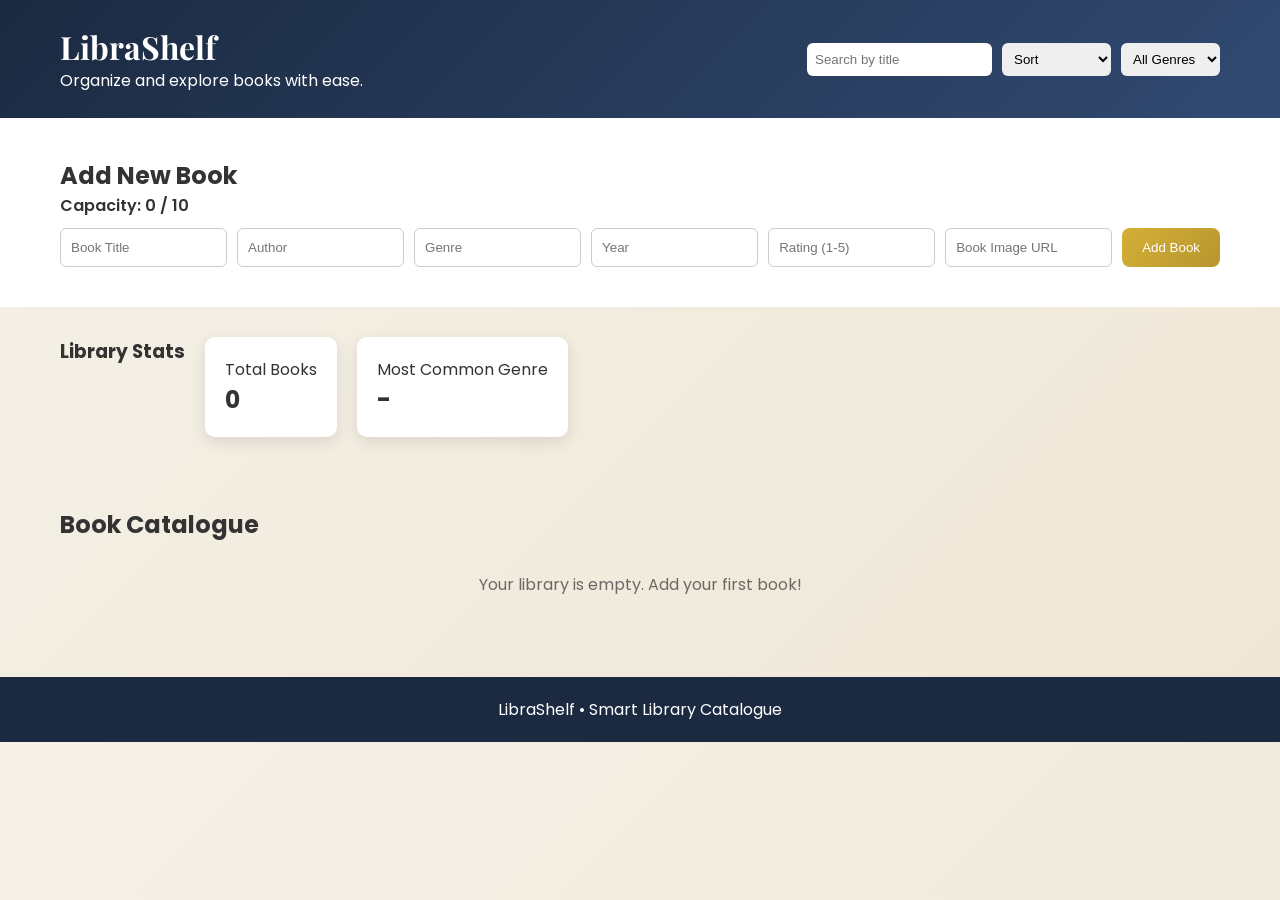
<file: week11/index.html>
<!DOCTYPE html>
<html lang="en">

<head>

<meta charset="UTF-8">
<meta name="viewport" content="width=device-width, initial-scale=1.0">

<title>LibraShelf – Smart Library Catalogue</title>

<link rel="stylesheet" href="style.css">

<link href="https://fonts.googleapis.com/css2?family=Poppins:wght@300;400;600&family=Playfair+Display:wght@600&display=swap" rel="stylesheet">

</head>

<body>

<header>

<div class="logo">
<h1>LibraShelf</h1>
<p>Organize and explore books with ease.</p>
</div>

<div class="controls">

<input type="text" id="searchBar" placeholder="Search by title">

<select id="sortSelect">
<option value="">Sort</option>
<option value="title">Sort by Title</option>
<option value="year">Sort by Year</option>
</select>

<select id="genreFilter">
<option value="">All Genres</option>
</select>

</div>

</header>


<section class="management">

<h2>Add New Book</h2>

<div class="capacity">
Capacity: <span id="capacityDisplay">0 / 10</span>
</div>

<div class="form">

<input type="text" id="title" placeholder="Book Title">
<input type="text" id="author" placeholder="Author">
<input type="text" id="genre" placeholder="Genre">
<input type="number" id="year" placeholder="Year">
<input type="number" id="rating" placeholder="Rating (1-5)">
<input type="text" id="image" placeholder="Book Image URL">

<button onclick="addBook()">Add Book</button>

</div>

</section>


<section class="stats">

<h3>Library Stats</h3>

<div class="stat-box">
<p>Total Books</p>
<h2 id="totalBooks">0</h2>
</div>

<div class="stat-box">
<p>Most Common Genre</p>
<h2 id="topGenre">-</h2>
</div>

</section>


<section class="catalogue">

<h2>Book Catalogue</h2>

<div id="emptyState" class="empty">
Your library is empty. Add your first book!
</div>

<div id="bookGrid" class="grid"></div>

</section>


<div id="toast" class="toast"></div>


<footer>

<p>LibraShelf • Smart Library Catalogue</p>

</footer>


<script src="script.js"></script>

</body>
</html>
</file>
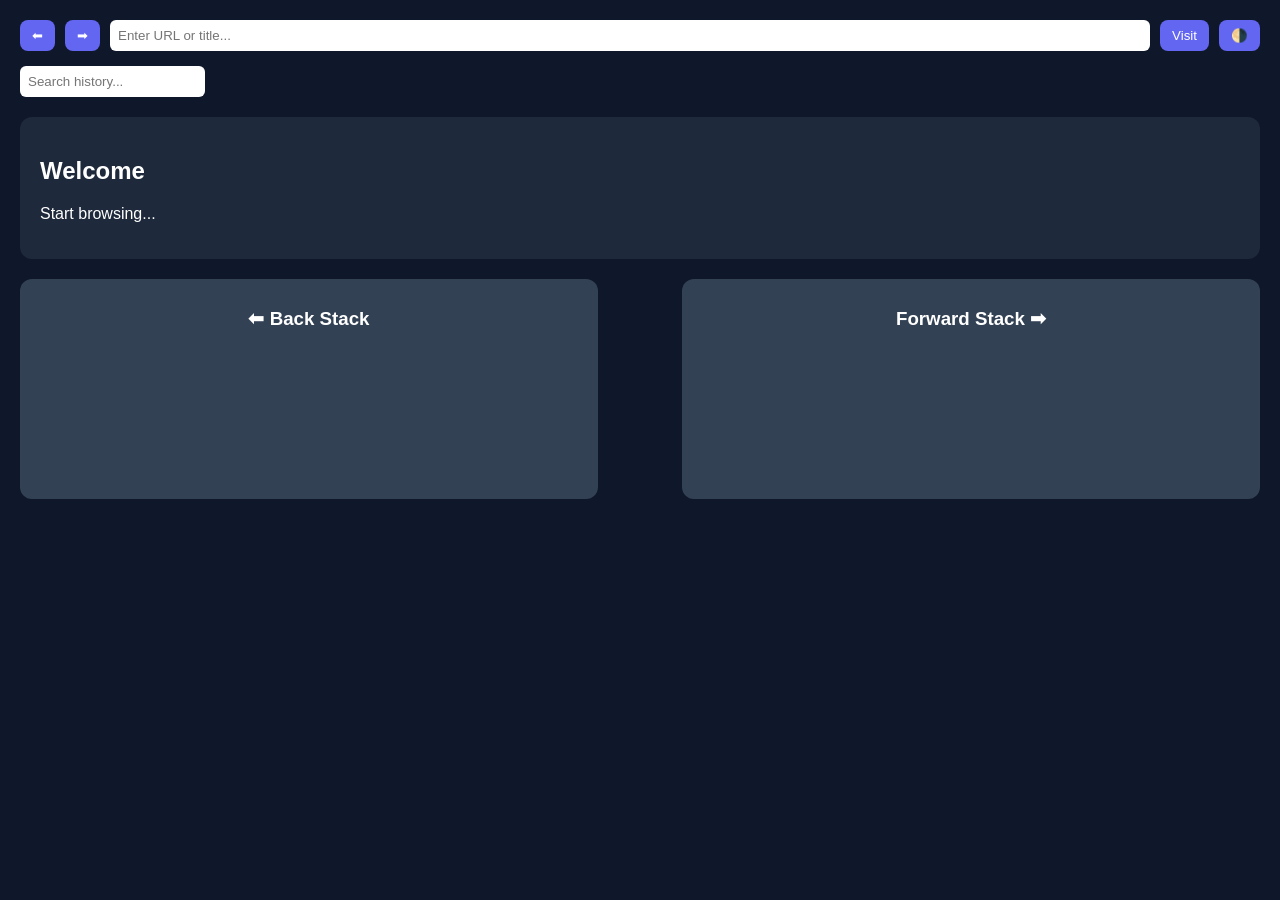
<file: week13/index.html>
<!DOCTYPE html>
<html lang="en">
<head>
<meta charset="UTF-8">
<title>Stack-Based Browser History</title>
<meta name="viewport" content="width=device-width, initial-scale=1.0">

<style>
body {
  margin: 0;
  font-family: Arial, sans-serif;
  background: #0f172a;
  color: white;
  transition: 0.3s;
}
.light { background: #f5f5f5; color: #111; }

.container { padding: 20px; }

/* HEADER */
.header {
  display: flex;
  gap: 10px;
  align-items: center;
}
input {
  flex: 1;
  padding: 8px;
  border-radius: 6px;
  border: none;
}
button {
  padding: 8px 12px;
  border: none;
  border-radius: 8px;
  background: #6366f1;
  color: white;
  cursor: pointer;
}
button:hover { transform: scale(1.05); }

/* PAGE VIEW */
.viewer {
  margin-top: 20px;
  padding: 20px;
  background: #1e293b;
  border-radius: 12px;
}
.light .viewer { background: white; }

/* STACKS */
.stacks {
  display: flex;
  justify-content: space-between;
  margin-top: 20px;
}

.stack {
  width: 45%;
  min-height: 200px;
  background: #334155;
  border-radius: 12px;
  padding: 10px;
}
.light .stack { background: #ddd; }

.stack h3 {
  text-align: center;
}

/* STACK ITEM */
.item {
  background: #1e293b;
  margin: 8px 0;
  padding: 10px;
  border-radius: 8px;
  transition: 0.3s;
}
.light .item { background: white; }

.top {
  border: 2px solid lime;
}

/* ANIMATION */
.fade {
  animation: fade 0.4s ease;
}
@keyframes fade {
  from {opacity:0; transform: translateY(10px);}
  to {opacity:1; transform: translateY(0);}
}

/* SEARCH */
.search {
  margin-top: 15px;
}
</style>
</head>

<body>
<div class="container">

<div class="header">
  <button onclick="goBack()">⬅</button>
  <button onclick="goForward()">➡</button>
  <input id="url" placeholder="Enter URL or title...">
  <button onclick="visit()">Visit</button>
  <button onclick="toggleMode()">🌗</button>
</div>

<div class="search">
  <input id="search" placeholder="Search history..." oninput="searchHistory()">
</div>

<div class="viewer" id="viewer">
  <h2>Welcome</h2>
  <p>Start browsing...</p>
</div>

<div class="stacks">
  <div class="stack">
    <h3>⬅ Back Stack</h3>
    <div id="backStack"></div>
  </div>

  <div class="stack">
    <h3>Forward Stack ➡</h3>
    <div id="forwardStack"></div>
  </div>
</div>

</div>

<script>
/* ===== STACK CLASS ===== */
class Stack {
  constructor(limit = 10) {
    this.items = [];
    this.limit = limit;
  }

  push(item) {
    if (this.items.length >= this.limit) {
      this.items.shift(); // remove oldest
    }
    this.items.push(item);
  }

  pop() {
    return this.items.pop();
  }

  peek() {
    return this.items[this.items.length - 1];
  }

  clear() {
    this.items = [];
  }

  toArray() {
    return [...this.items];
  }
}

/* ===== NAVIGATION CONTROLLER ===== */
const backStack = new Stack(10);
const forwardStack = new Stack(10);
let currentPage = null;

function visit() {
  const input = document.getElementById("url").value;
  if (!input) return;

  if (currentPage) {
    backStack.push(currentPage);
  }

  forwardStack.clear();

  currentPage = createPage(input);
  save();
  render();
}

function goBack() {
  if (backStack.items.length === 0) return;

  forwardStack.push(currentPage);
  currentPage = backStack.pop();
  save();
  render();
}

function goForward() {
  if (forwardStack.items.length === 0) return;

  backStack.push(currentPage);
  currentPage = forwardStack.pop();
  save();
  render();
}

/* ===== PAGE OBJECT ===== */
function createPage(url) {
  return {
    url: url,
    title: url,
    time: new Date().toLocaleTimeString()
  };
}

/* ===== RENDER ===== */
function render() {
  renderViewer();
  renderStacks();
}

function renderViewer() {
  const viewer = document.getElementById("viewer");
  if (!currentPage) return;

  viewer.innerHTML = `
    <h2>${currentPage.title}</h2>
    <p>${currentPage.url}</p>
    <small>${currentPage.time}</small>
  `;
}

function renderStacks() {
  const backDiv = document.getElementById("backStack");
  const forwardDiv = document.getElementById("forwardStack");

  backDiv.innerHTML = "";
  forwardDiv.innerHTML = "";

  backStack.toArray().slice().reverse().forEach((item, i) => {
    const el = document.createElement("div");
    el.className = "item fade";
    if (i === 0) el.classList.add("top");
    el.innerHTML = `${item.title}<br><small>${item.time}</small>`;
    backDiv.appendChild(el);
  });

  forwardStack.toArray().slice().reverse().forEach((item, i) => {
    const el = document.createElement("div");
    el.className = "item fade";
    if (i === 0) el.classList.add("top");
    el.innerHTML = `${item.title}<br><small>${item.time}</small>`;
    forwardDiv.appendChild(el);
  });
}

/* ===== SEARCH ===== */
function searchHistory() {
  const value = document.getElementById("search").value.toLowerCase();
  document.querySelectorAll(".item").forEach(el => {
    el.style.display = el.innerText.toLowerCase().includes(value) ? "block" : "none";
  });
}

/* ===== KEYBOARD SHORTCUTS ===== */
document.addEventListener("keydown", (e) => {
  if (e.altKey && e.key === "ArrowLeft") goBack();
  if (e.altKey && e.key === "ArrowRight") goForward();
});

/* ===== LOCAL STORAGE ===== */
function save() {
  localStorage.setItem("backStack", JSON.stringify(backStack.items));
  localStorage.setItem("forwardStack", JSON.stringify(forwardStack.items));
  localStorage.setItem("currentPage", JSON.stringify(currentPage));
}

function load() {
  backStack.items = JSON.parse(localStorage.getItem("backStack")) || [];
  forwardStack.items = JSON.parse(localStorage.getItem("forwardStack")) || [];
  currentPage = JSON.parse(localStorage.getItem("currentPage"));
  render();
}

/* ===== THEME ===== */
function toggleMode() {
  document.body.classList.toggle("light");
}

/* INIT */
load();
</script>
</body>
</html>
</file>
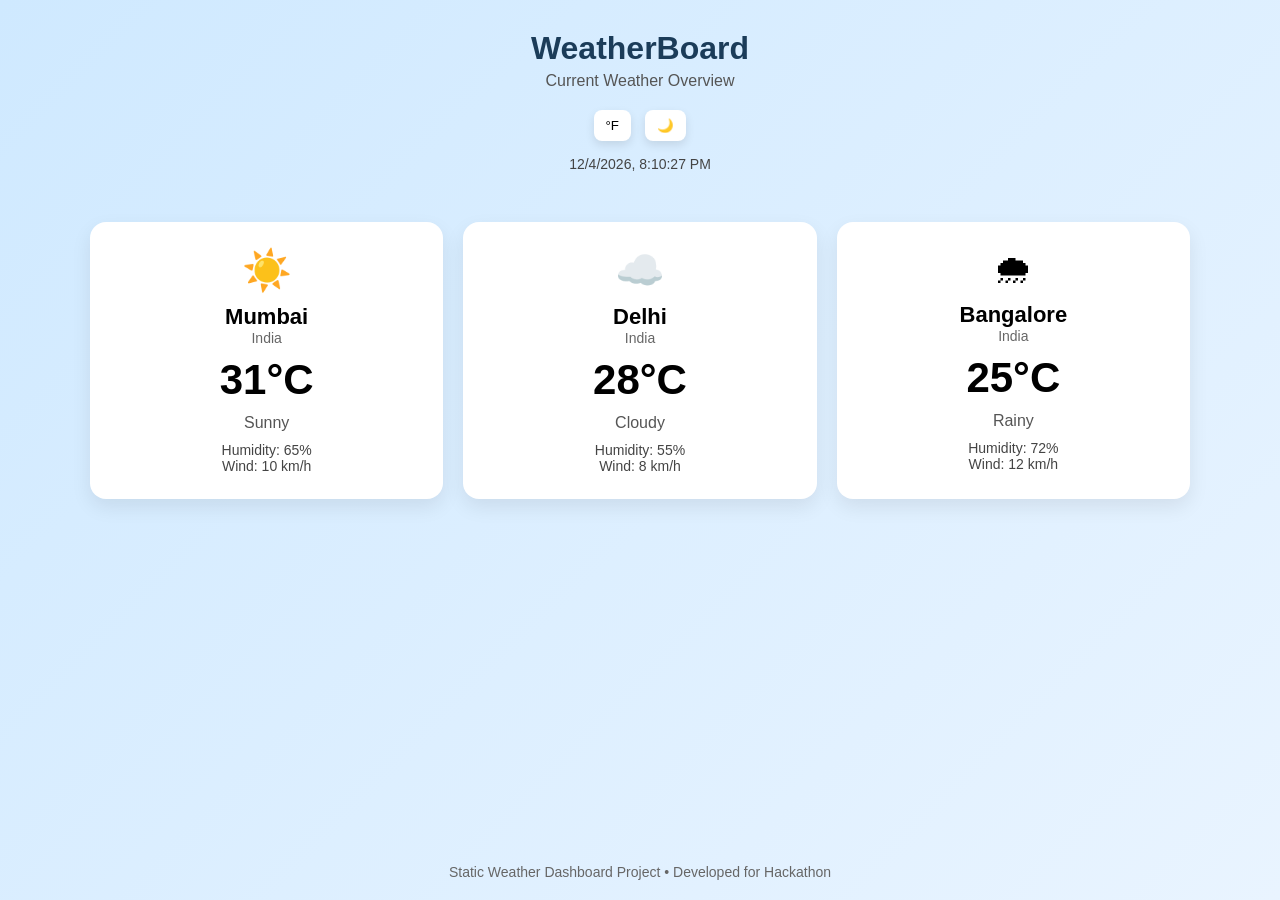
<file: week9/index.html>
<!DOCTYPE html>
<html lang="en">
<head>
<meta charset="UTF-8">
<meta name="viewport" content="width=device-width, initial-scale=1.0">

<title>WeatherBoard</title>

<link rel="stylesheet" href="style.css">
</head>

<body>

<!-- HEADER -->
<header class="header">
    <h1>WeatherBoard</h1>
    <p>Current Weather Overview</p>

    <div class="controls">
        <button id="unitToggle">°F</button>
        <button id="themeToggle">🌙</button>
    </div>

    <div id="time"></div>
</header>


<!-- WEATHER CARDS -->
<section class="weather-container" id="weatherContainer">

</section>


<!-- FOOTER -->
<footer>
    <p>Static Weather Dashboard Project • Developed for Hackathon</p>
</footer>


<script src="script.js"></script>

</body>
</html>
</file>
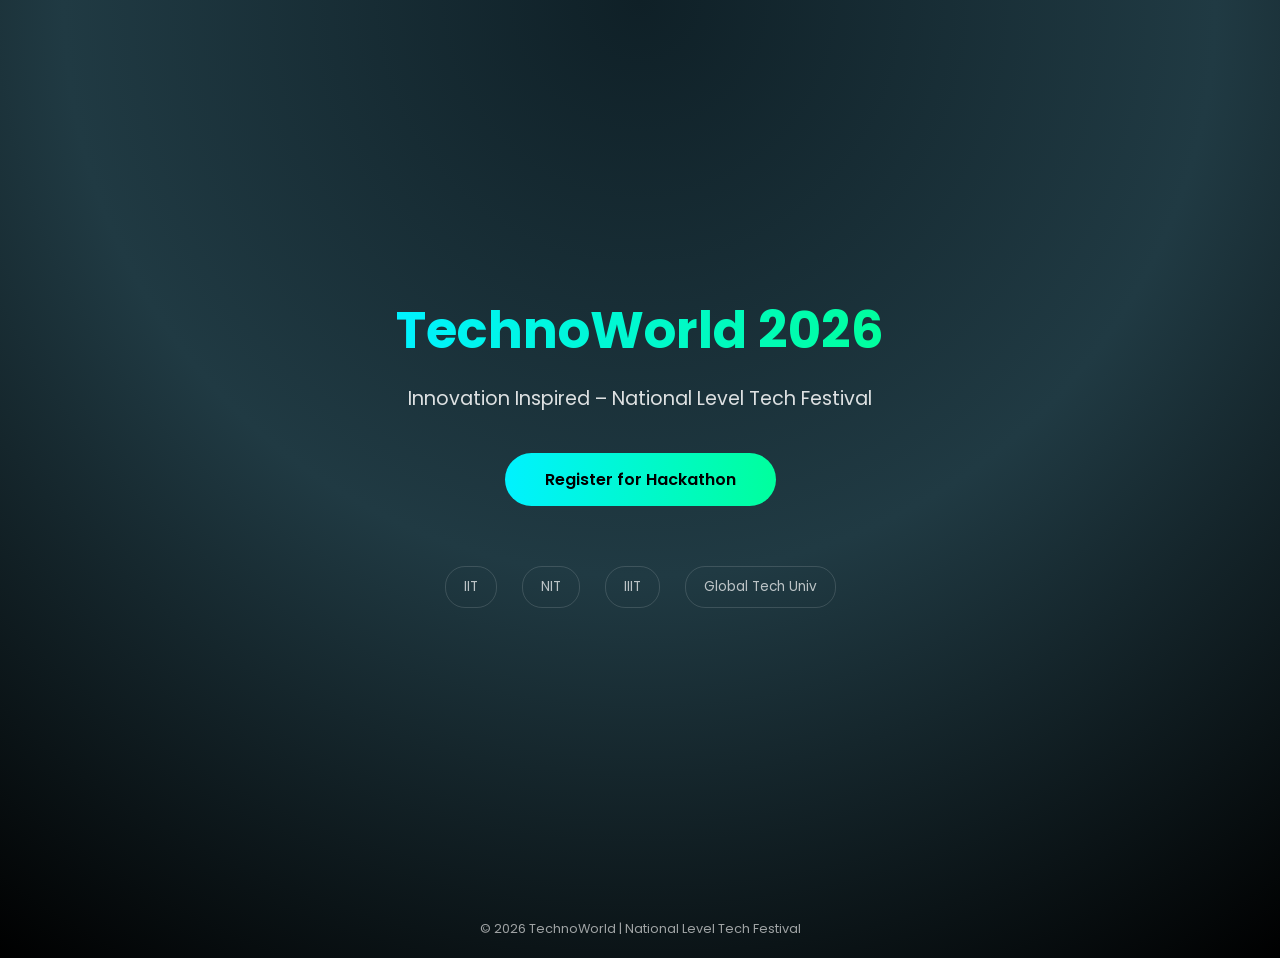
<file: register.html>
<!DOCTYPE html>
<html lang="en">
<head>
  <meta charset="UTF-8" />
  <meta name="viewport" content="width=device-width, initial-scale=1.0"/>
  <title>TechnoWorld 2026 | National Tech Fest</title>

  <!-- GOOGLE FONT -->
  <link href="https://fonts.googleapis.com/css2?family=Poppins:wght@300;400;600;700&display=swap" rel="stylesheet">

  <style>
    * {
      margin: 0;
      padding: 0;
      box-sizing: border-box;
      font-family: 'Poppins', sans-serif;
    }

    body {
      background: radial-gradient(circle at top, #0f2027, #203a43, #000);
      color: #fff;
      overflow-x: hidden;
    }

    section {
      min-height: 100vh;
      display: flex;
      align-items: center;
      justify-content: center;
      padding: 40px 20px;
    }

    /* ---------- LANDING ---------- */
    #landing {
      flex-direction: column;
      text-align: center;
      animation: fadeIn 1.5s ease;
    }

    #landing h1 {
      font-size: 3.2rem;
      font-weight: 700;
      background: linear-gradient(90deg, #00f2ff, #00ff9d);
      -webkit-background-clip: text;
      -webkit-text-fill-color: transparent;
    }

    #landing p {
      margin-top: 15px;
      font-size: 1.2rem;
      opacity: 0.85;
    }

    .cta-btn {
      margin-top: 40px;
      padding: 14px 40px;
      border: none;
      border-radius: 40px;
      background: linear-gradient(90deg, #00f2ff, #00ff9d);
      color: #000;
      font-size: 1rem;
      font-weight: 600;
      cursor: pointer;
      transition: transform 0.3s ease, box-shadow 0.3s ease;
    }

    .cta-btn:hover {
      transform: translateY(-3px);
      box-shadow: 0 10px 30px rgba(0,255,200,0.4);
    }

    .logos {
      margin-top: 60px;
      display: flex;
      gap: 25px;
      flex-wrap: wrap;
      justify-content: center;
      opacity: 0.7;
    }

    .logos div {
      padding: 10px 18px;
      border: 1px solid rgba(255,255,255,0.2);
      border-radius: 20px;
      font-size: 0.85rem;
    }

    /* ---------- FORM ---------- */
    #register {
      display: none;
      animation: fadeUp 1s ease;
    }

    .form-box {
      background: rgba(255,255,255,0.08);
      backdrop-filter: blur(12px);
      padding: 40px;
      border-radius: 18px;
      max-width: 420px;
      width: 100%;
    }

    .form-box h2 {
      text-align: center;
      margin-bottom: 25px;
    }

    .form-group {
      margin-bottom: 15px;
    }

    .form-group input,
    .form-group select {
      width: 100%;
      padding: 12px 14px;
      border-radius: 10px;
      border: none;
      background: #1e2b32;
      color: #fff;
      outline: none;
    }

    select option {
      background: #1e2b32;
      color: #fff;
    }

    .fixed-event {
      padding: 12px;
      border-radius: 10px;
      background: #1e2b32;
      color: #00ff9d;
      font-weight: 600;
      text-align: center;
      margin-bottom: 15px;
    }

    .terms {
      display: flex;
      align-items: center;
      gap: 10px;
      font-size: 0.85rem;
      margin-top: 10px;
    }

    .terms input {
      accent-color: #00ff9d;
    }

    .submit-btn {
      margin-top: 25px;
      width: 100%;
      padding: 14px;
      border: none;
      border-radius: 30px;
      background: linear-gradient(90deg, #00f2ff, #00ff9d);
      color: #000;
      font-weight: 600;
      cursor: pointer;
      transition: transform 0.3s ease;
    }

    .submit-btn:hover {
      transform: scale(1.03);
    }

    /* ---------- THANK YOU ---------- */
    #thankyou {
      display: none;
      flex-direction: column;
      text-align: center;
      animation: fadeIn 1s ease;
    }

    .check {
      font-size: 4rem;
      color: #00ff9d;
      animation: pop 0.6s ease;
    }

    footer {
      text-align: center;
      padding: 20px;
      font-size: 0.8rem;
      opacity: 0.6;
    }

    /* ---------- ANIMATIONS ---------- */
    @keyframes fadeIn {
      from { opacity: 0; }
      to { opacity: 1; }
    }

    @keyframes fadeUp {
      from { opacity: 0; transform: translateY(40px); }
      to { opacity: 1; transform: translateY(0); }
    }

    @keyframes pop {
      0% { transform: scale(0.6); }
      100% { transform: scale(1); }
    }

    @media(max-width: 500px) {
      #landing h1 { font-size: 2.4rem; }
    }
  </style>
</head>

<body>

  <!-- LANDING -->
  <section id="landing">
    <h1>TechnoWorld 2026</h1>
    <p>Innovation Inspired – National Level Tech Festival</p>

    <button class="cta-btn" onclick="openForm()">Register for Hackathon</button>

    <div class="logos">
      <div>IIT</div>
      <div>NIT</div>
      <div>IIIT</div>
      <div>Global Tech Univ</div>
    </div>
  </section>

  <!-- REGISTRATION -->
  <section id="register">
    <div class="form-box">
      <h2>Hackathon Registration</h2>

      <div class="form-group"><input type="text" placeholder="Full Name"></div>
      <div class="form-group"><input type="email" placeholder="Email Address"></div>
      <div class="form-group"><input type="tel" placeholder="Phone Number"></div>
      <div class="form-group"><input type="text" placeholder="College / University Name"></div>

      <div class="form-group">
        <select>
          <option selected>Year of Study</option>
          <option>1st Year</option>
          <option>2nd Year</option>
          <option>3rd Year</option>
          <option>4th Year</option>
        </select>
      </div>

      <div class="fixed-event">Event: Hackathon</div>

      <div class="form-group"><input type="text" placeholder="Team Name"></div>

      <div class="terms">
        <input type="checkbox" checked>
        <span>I agree to Terms & Conditions</span>
      </div>

      <button class="submit-btn" onclick="submitForm()">Submit Registration</button>
    </div>
  </section>

  <!-- THANK YOU -->
  <section id="thankyou">
    <div class="check">✔</div>
    <h2>Thank you for registering!</h2>
    <p>You are successfully registered for<br><strong>TechnoWorld 2026 Hackathon</strong></p>
  </section>

  <footer>© 2026 TechnoWorld | National Level Tech Festival</footer>

  <script>
    function openForm() {
      document.getElementById("landing").style.display = "none";
      document.getElementById("register").style.display = "flex";
      window.scrollTo(0,0);
    }

    function submitForm() {
      document.getElementById("register").style.display = "none";
      document.getElementById("thankyou").style.display = "flex";
      window.scrollTo(0,0);
    }
  </script>

</body>
</html>
</file>
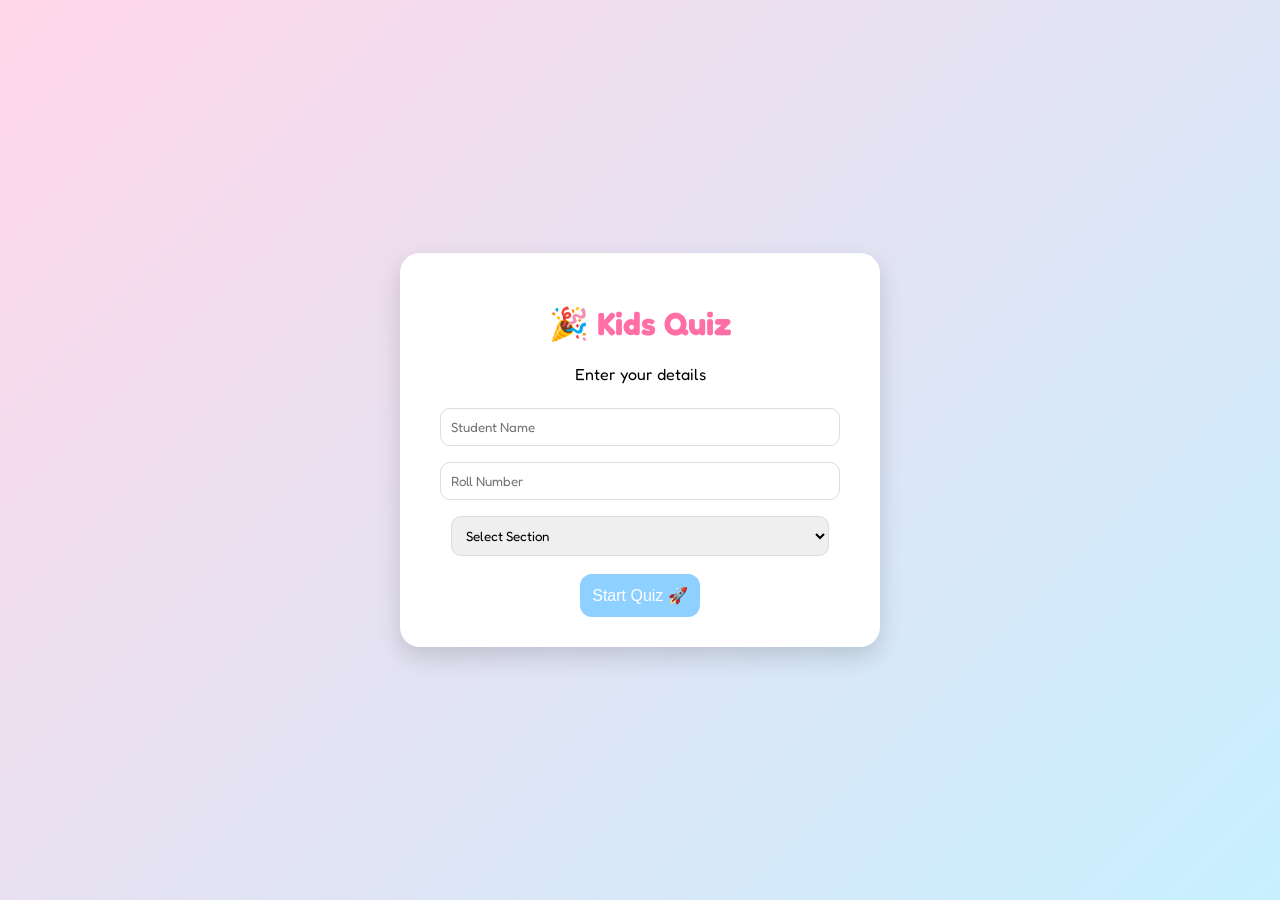
<file: week6/quiz.html>
<!DOCTYPE html>
<html lang="en">
<head>

<meta charset="UTF-8">
<meta name="viewport" content="width=device-width, initial-scale=1.0">

<title>Fun Kids Quiz</title>

<link href="https://fonts.googleapis.com/css2?family=Fredoka:wght@400;600&display=swap" rel="stylesheet">

<style>

body{
font-family:Fredoka;
background:linear-gradient(135deg,#ffd6e8,#c7f0ff);
margin:0;
display:flex;
justify-content:center;
align-items:center;
height:100vh;
}

.container{
background:white;
padding:30px;
border-radius:20px;
box-shadow:0 10px 25px rgba(0,0,0,0.15);
width:420px;
text-align:center;
}

h1{
color:#ff6fa5;
}

input,select{
width:90%;
padding:10px;
margin:8px 0;
border-radius:10px;
border:1px solid #ddd;
font-family:Fredoka;
}

button{
border:none;
padding:12px;
border-radius:12px;
cursor:pointer;
font-size:16px;
background:#8ed0ff;
color:white;
margin-top:10px;
}

button:hover{
transform:scale(1.05);
}

.answers{
display:flex;
flex-direction:column;
gap:10px;
margin-top:15px;
}

.answerBtn{
background:#ffe07a;
color:black;
}

.correct{
background:#9be79b !important;
}

.wrong{
background:#ff8f8f !important;
}

#progress{
margin-bottom:10px;
}

</style>

</head>

<body>

<div class="container">

<!-- Registration Page -->

<div id="registration">

<h1>🎉 Kids Quiz</h1>
<p>Enter your details</p>

<input type="text" id="name" placeholder="Student Name">

<input type="text" id="roll" placeholder="Roll Number">

<select id="section">
<option value="">Select Section</option>
<option>A</option>
<option>B</option>
<option>C</option>
</select>

<button onclick="startQuiz()">Start Quiz 🚀</button>

</div>


<!-- Quiz Page -->

<div id="quizPage" style="display:none;">

<h1>Fun Quiz</h1>

<div id="progress"></div>

<h3 id="question"></h3>

<div id="answers" class="answers"></div>

<button id="nextBtn">Next Question</button>

</div>


<!-- Result Page -->

<div id="resultPage" style="display:none;">

<h1>🎉 Quiz Result</h1>

<p id="studentInfo"></p>

<h2 id="scoreText"></h2>

<button onclick="location.reload()">Play Again</button>

</div>

</div>

<script>

let studentName="";
let rollNo="";
let section="";

function startQuiz(){

studentName=document.getElementById("name").value;
rollNo=document.getElementById("roll").value;
section=document.getElementById("section").value;

if(studentName=="" || rollNo=="" || section==""){
alert("Please fill all details");
return;
}

document.getElementById("registration").style.display="none";
document.getElementById("quizPage").style.display="block";

loadQuestion();

}

const quizData=[

{
question:"Which animal says Meow?",
answers:["Dog","Cat","Cow","Lion"],
correct:1
},

{
question:"What color is the sun?",
answers:["Blue","Yellow","Green","Purple"],
correct:1
},

{
question:"How many legs does a spider have?",
answers:["6","8","10","4"],
correct:1
},

{
question:"Which fruit is red?",
answers:["Banana","Apple","Orange","Mango"],
correct:1
},

{
question:"Which shape has 3 sides?",
answers:["Circle","Triangle","Square","Rectangle"],
correct:1
}

];

let currentQuestion=0;
let score=0;

const questionEl=document.getElementById("question");
const answersEl=document.getElementById("answers");
const nextBtn=document.getElementById("nextBtn");
const progressEl=document.getElementById("progress");

function loadQuestion(){

const q=quizData[currentQuestion];

questionEl.innerText=q.question;

progressEl.innerText=`Question ${currentQuestion+1} of ${quizData.length}`;

answersEl.innerHTML="";

q.answers.forEach((answer,index)=>{

const btn=document.createElement("button");

btn.innerText=answer;
btn.classList.add("answerBtn");

btn.onclick=()=>selectAnswer(btn,index);

answersEl.appendChild(btn);

});

}

function selectAnswer(button,index){

const correct=quizData[currentQuestion].correct;

const buttons=document.querySelectorAll(".answerBtn");

buttons.forEach(b=>b.disabled=true);

if(index===correct){

button.classList.add("correct");
score++;

}else{

button.classList.add("wrong");
buttons[correct].classList.add("correct");

}

}

nextBtn.onclick=()=>{

currentQuestion++;

if(currentQuestion<quizData.length){

loadQuestion();

}else{

showResult();

}

};

function showResult(){

document.getElementById("quizPage").style.display="none";
document.getElementById("resultPage").style.display="block";

document.getElementById("studentInfo").innerHTML=
`Name: ${studentName} <br>
Roll No: ${rollNo} <br>
Section: ${section}`;

document.getElementById("scoreText").innerText=
`Score: ${score} / ${quizData.length}`;

}

</script>

</body>
</html>
</file>
<file: week11/style.css>
*{
margin:0;
padding:0;
box-sizing:border-box;
}

body{
font-family:Poppins;
background:linear-gradient(135deg,#f5f1e8,#efe7d6);
color:#333;
}

/* HEADER */

header{
display:flex;
justify-content:space-between;
align-items:center;
padding:25px 60px;
background:linear-gradient(135deg,#1b2a41,#324a72);
color:white;
flex-wrap:wrap;
}

.logo h1{
font-family:"Playfair Display";
}

.controls{
display:flex;
gap:10px;
}

.controls input,
.controls select{
padding:8px;
border-radius:6px;
border:none;
}

/* MANAGEMENT */

.management{
padding:40px 60px;
background:white;
}

.capacity{
margin-bottom:10px;
font-weight:600;
}

.form{
display:flex;
flex-wrap:wrap;
gap:10px;
}

.form input{
padding:10px;
border-radius:6px;
border:1px solid #ccc;
flex:1;
min-width:140px;
}

.form button{
background:linear-gradient(135deg,#d4af37,#b8962e);
border:none;
padding:12px 20px;
border-radius:8px;
color:white;
cursor:pointer;
}

/* STATS */

.stats{
display:flex;
gap:20px;
padding:30px 60px;
}

.stat-box{
background:white;
padding:20px;
border-radius:10px;
box-shadow:0 5px 15px rgba(0,0,0,0.1);
}

/* GRID */

.catalogue{
padding:40px 60px;
}

.grid{
display:grid;
grid-template-columns:repeat(auto-fit,minmax(240px,1fr));
gap:30px;
margin-top:20px;
}

/* CARD */

.card{
background:white;
border-radius:12px;
overflow:hidden;
box-shadow:0 10px 25px rgba(0,0,0,0.12);
transition:0.3s;
}

.card:hover{
transform:translateY(-8px);
}

.card img{
width:100%;
height:300px;
object-fit:cover;
aspect-ratio:3/4;
}

.card-content{
padding:15px;
}

.card-content h3{
margin-bottom:5px;
}

.rating{
color:#f4b400;
font-size:14px;
}

.remove-btn{
margin-top:10px;
padding:8px 12px;
border:none;
background:#e74c3c;
color:white;
border-radius:5px;
cursor:pointer;
}

/* EMPTY */

.empty{
text-align:center;
opacity:0.7;
margin-top:30px;
}

/* TOAST */

.toast{
position:fixed;
bottom:20px;
right:20px;
background:#1b2a41;
color:white;
padding:10px 20px;
border-radius:6px;
opacity:0;
transition:0.4s;
}

/* FOOTER */

footer{
text-align:center;
padding:20px;
background:#1b2a41;
color:white;
margin-top:40px;
}
</file>
<file: week9/style.css>
*{
    margin:0;
    padding:0;
    box-sizing:border-box;
    font-family: "Segoe UI", sans-serif;
}

body{
    background: linear-gradient(135deg,#cfe9ff,#e9f4ff);
    min-height:100vh;
    display:flex;
    flex-direction:column;
    align-items:center;
}

/* HEADER */

.header{
    text-align:center;
    padding:30px 20px;
}

.header h1{
    font-size:32px;
    color:#1b3c59;
}

.header p{
    color:#555;
    margin-top:5px;
}

.controls{
    margin-top:15px;
}

.controls button{
    padding:8px 12px;
    margin:5px;
    border:none;
    border-radius:8px;
    background:white;
    cursor:pointer;
    box-shadow:0 4px 10px rgba(0,0,0,0.1);
}

/* TIME */

#time{
    margin-top:10px;
    color:#444;
    font-size:14px;
}


/* WEATHER GRID */

.weather-container{
    width:90%;
    max-width:1100px;

    display:grid;
    grid-template-columns: repeat(3,1fr);
    gap:20px;

    margin-top:20px;
}


/* WEATHER CARD */

.weather-card{
    background:white;
    padding:25px;
    border-radius:16px;

    text-align:center;

    box-shadow:0 8px 20px rgba(0,0,0,0.08);

    transition: all 0.3s ease;
}

.weather-card:hover{
    transform:translateY(-8px);
    box-shadow:0 15px 30px rgba(0,0,0,0.15);
}

.weather-icon{
    font-size:40px;
    margin-bottom:10px;
}

.city{
    font-size:22px;
    font-weight:600;
}

.country{
    color:#666;
    font-size:14px;
}

.temp{
    font-size:42px;
    font-weight:bold;
    margin:10px 0;
}

.condition{
    color:#555;
    margin-bottom:10px;
}

.details{
    font-size:14px;
    color:#444;
}

/* FOOTER */

footer{
    margin-top:auto;
    padding:20px;
    color:#666;
    font-size:14px;
}


/* DARK MODE */

.dark{
    background:#1e1e1e;
    color:white;
}

.dark .weather-card{
    background:#2a2a2a;
}

.dark .controls button{
    background:#333;
    color:white;
}


/* RESPONSIVE */

@media(max-width:900px){

.weather-container{
grid-template-columns:repeat(2,1fr);
}

}

@media(max-width:600px){

.weather-container{
grid-template-columns:1fr;
}

}
</file>
